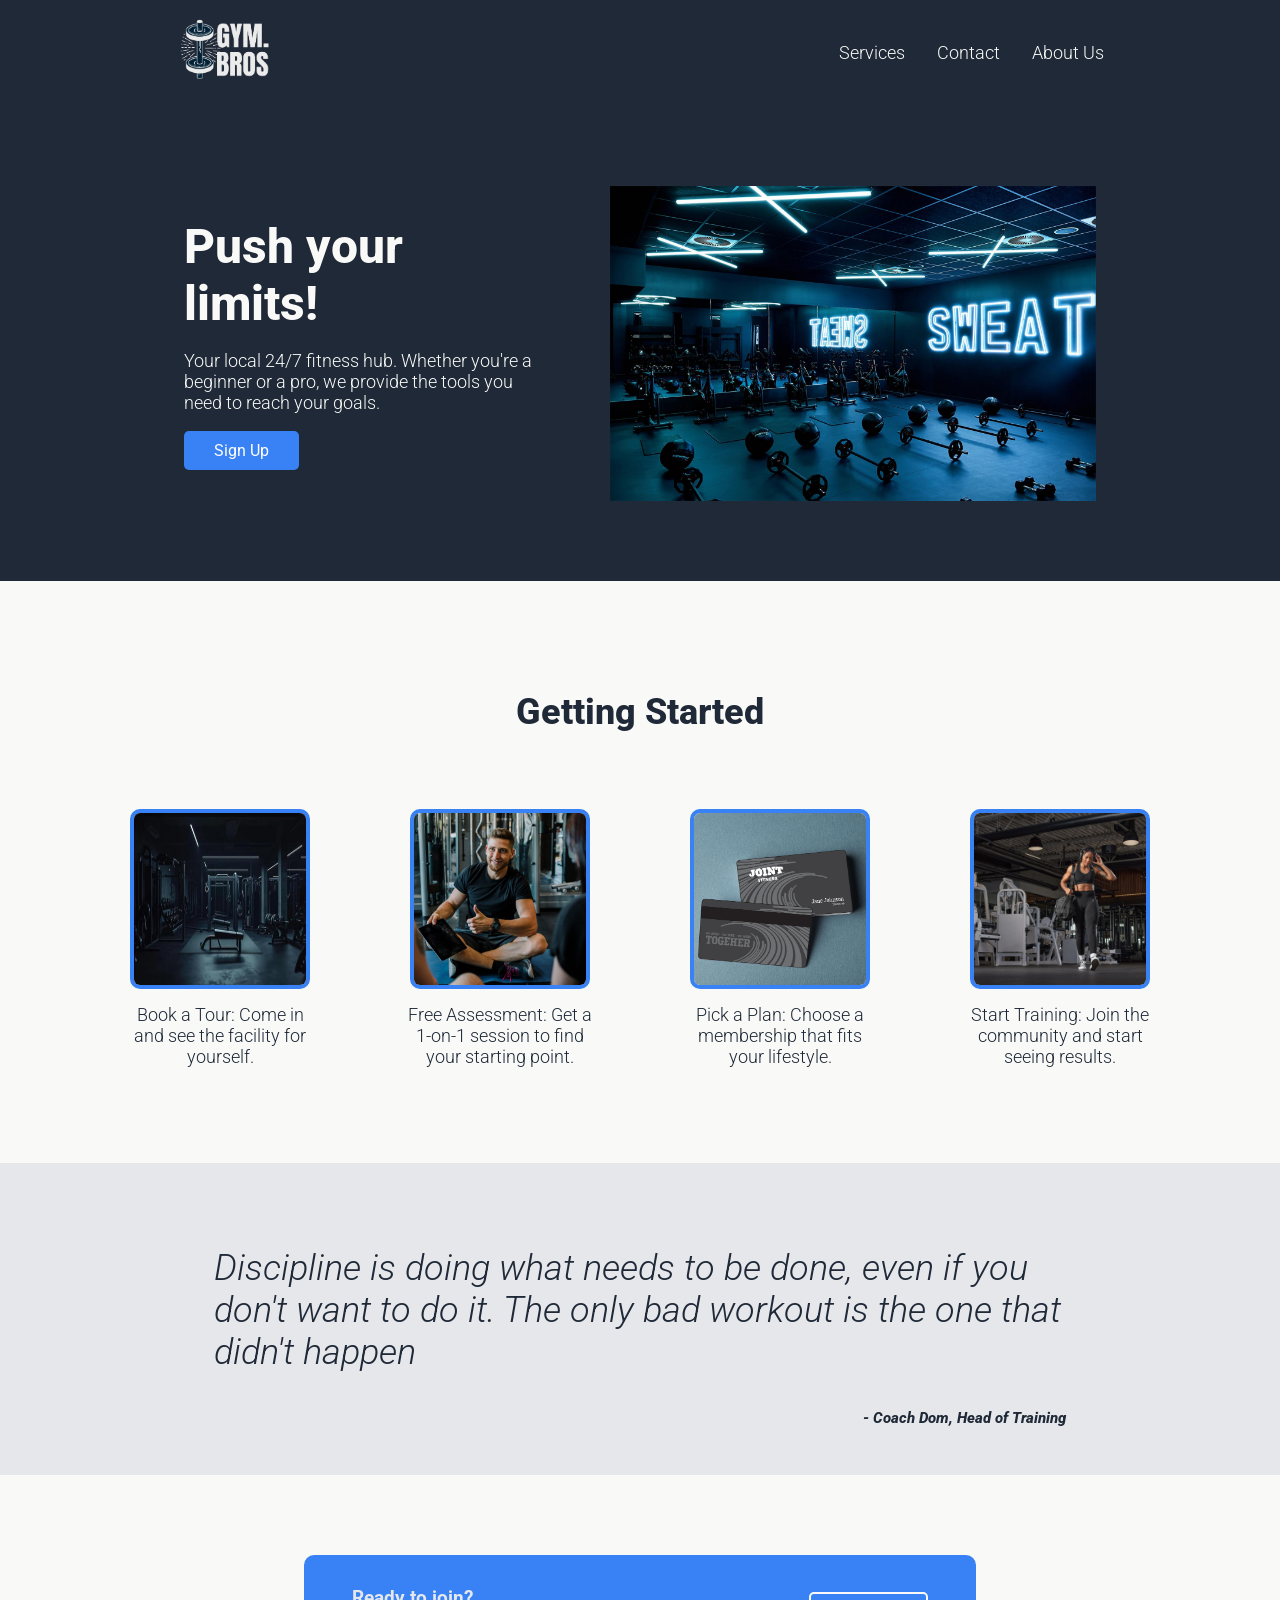
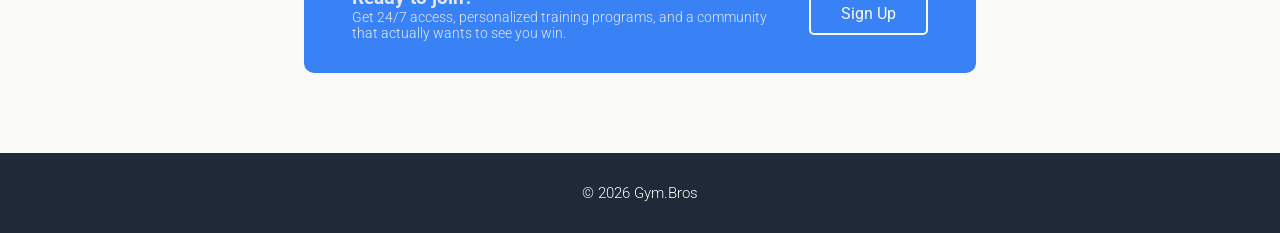
<file: index.html>
<!DOCTYPE html>
<html lang="en">
<head>
    <meta charset="UTF-8">
    <link rel="stylesheet" href="index.css">
    <link rel="preconnect" href="https://fonts.googleapis.com">
    <link rel="preconnect" href="https://fonts.gstatic.com" crossorigin>
    <link href="https://fonts.googleapis.com/css2?family=Inter:ital,opsz,wght@0,14..32,100..900;1,14..32,100..900&family=Kumbh+Sans:wght,YOPQ@100..900,300&family=Poppins:ital,wght@0,100;0,200;0,300;0,400;0,500;0,600;0,700;0,800;0,900;1,100;1,200;1,300;1,400;1,500;1,600;1,700;1,800;1,900&family=Roboto:ital,wght@0,100..900;1,100..900&display=swap" rel="stylesheet">
    <meta name="viewport" content="width=device-width, initial-scale=1.0">
    <title>Gym.Bros — Your 24/7 Fitness Hub</title>
</head>
<body>
<header>
    <section class="container">
        <a href="index.html"><img src="./images/logo.jpg" alt="Gym.Bros logo"></a>
        <nav>
            <a href="./pages/services_features/services_features.html">Services</a>
            <a href="./pages/contact/contact.html">Contact</a>
            <a href="./pages/about/about.html">About Us</a>
        </nav>
    </section>
</header>
<main>
    <section class="hero">
        <div class="hero-content">
            <h1>Push your limits!</h1>
            <p>Your local 24/7 fitness hub. Whether you're a beginner or a pro,
             we provide the tools you need to reach your goals.</p>
            <a href="pages/sign-up/sign-up.html">Sign Up</a>
        </div>
        <div class="hero-img">
           <img src="images/hero-img.jpg" alt="Gym Picture">
        </div>
     </section>

    <section class="info">
        <h2>Getting Started</h2>
        <section class="info-divs">
            <figure class="steps">
                <img src="images/tour.jpeg" alt="Gym Tour">
                <figcaption>Book a Tour: Come in and see the facility for yourself.</figcaption>
            </figure>
            <figure class="steps">
                <img src="images/training.jpg" alt="Picture of a personal trainer">
                <figcaption>Free Assessment: Get a 1-on-1 session to find your starting point.</figcaption>
            </figure>
            <figure class="steps">
                <img src="images/card.jpg" alt="Gym membership card">
                <figcaption>Pick a Plan: Choose a membership that fits your lifestyle.</figcaption>
            </figure>
            <figure class="steps">
                <img src="images/training2.jpg" alt="A woman finishing up the workout">
                <figcaption>Start Training: Join the community and start seeing results.</figcaption>
            </figure>
        </section>
    </section>
    <section class="review">
        <blockquote class="review-div">
            <p class="quote">Discipline is doing what needs to be done,
             even if you don't want to do it. The only bad workout is the one that didn't happen</p>
            <cite class="quote-author">- Coach Dom, Head of Training</cite>       
        </blockquote>
    </section>
    <section class="sign-up">
        <section class="sign-up-div">
            <div class="sign-up-text">
                <h3>Ready to join?</h3>
                <p>Get 24/7 access, personalized 
                    training programs, and a community that
                     actually wants to see you win.</p>
            </div>
                <a href="pages/sign-up/sign-up.html">Sign Up</a>
        </section>
    </section>
</main>
<footer>
    <p>© 2026 Gym.Bros</p>
</footer>
</body>
</html>
</file>
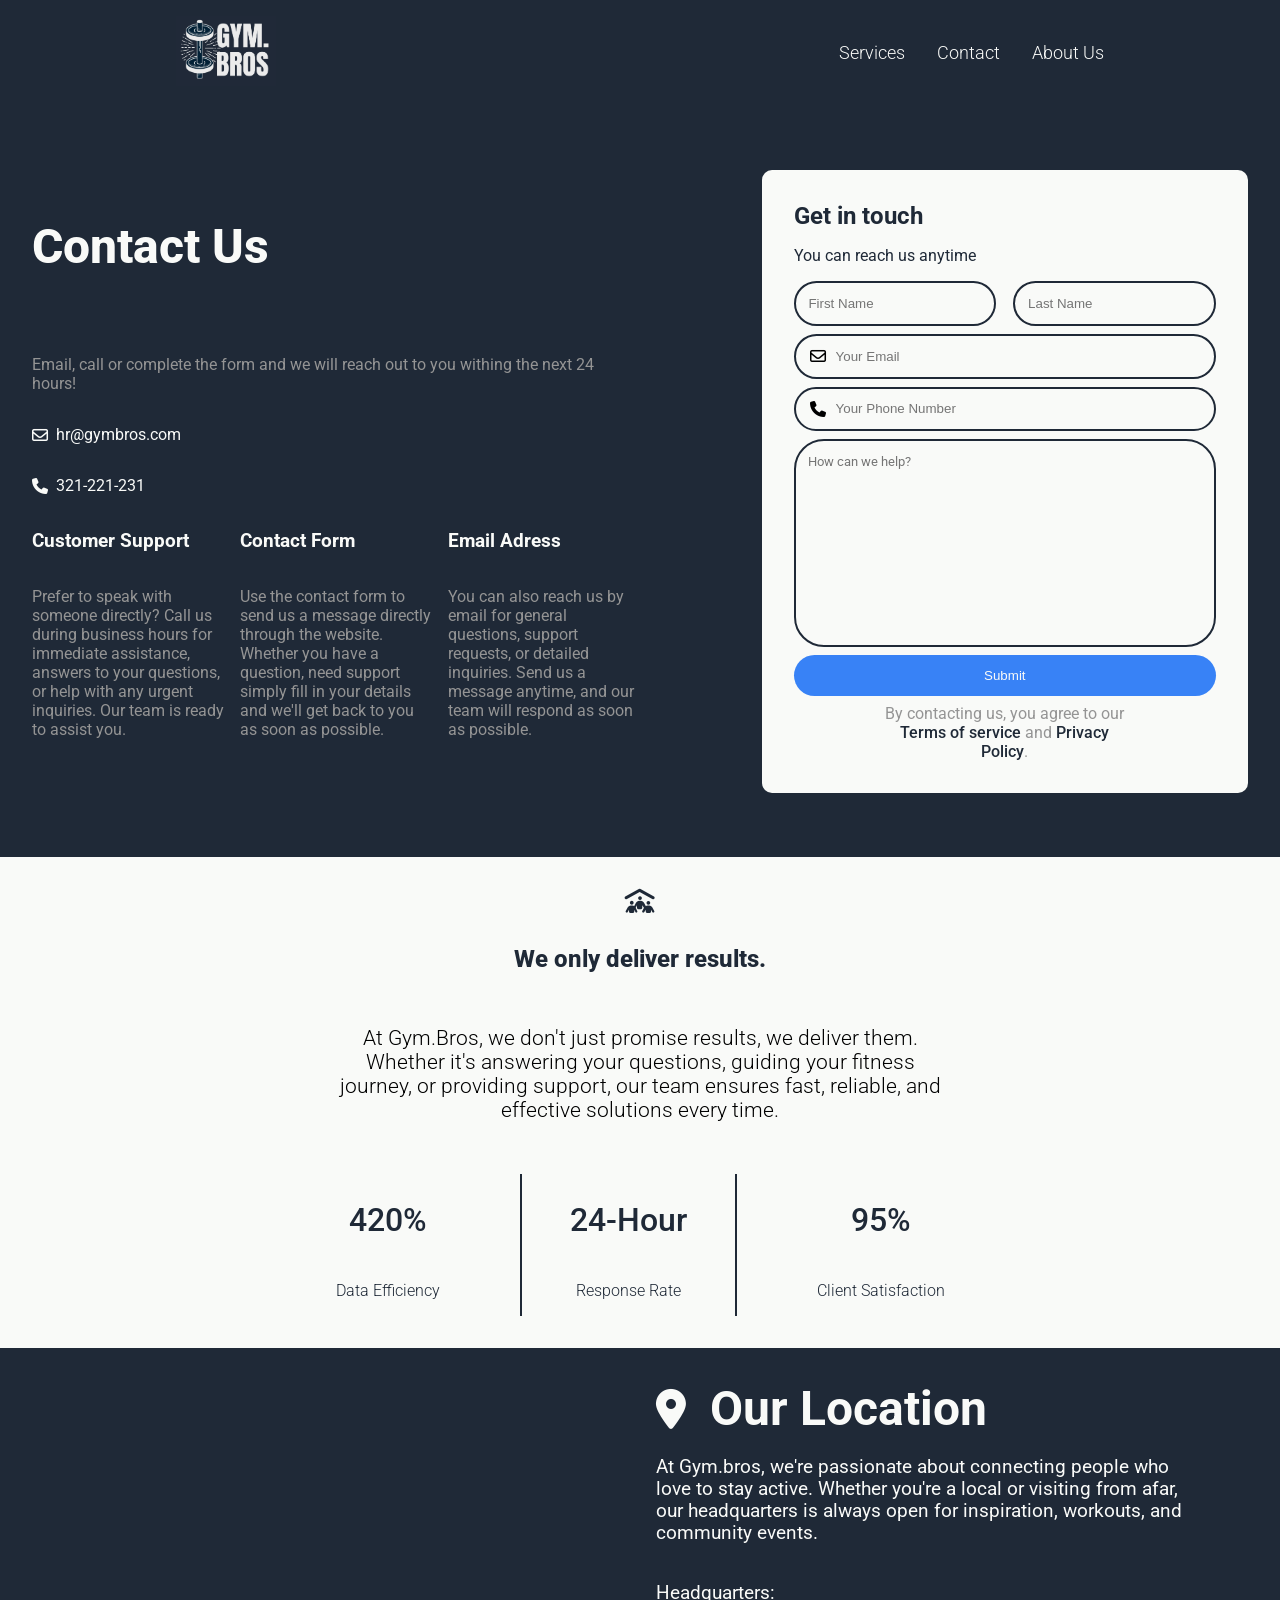
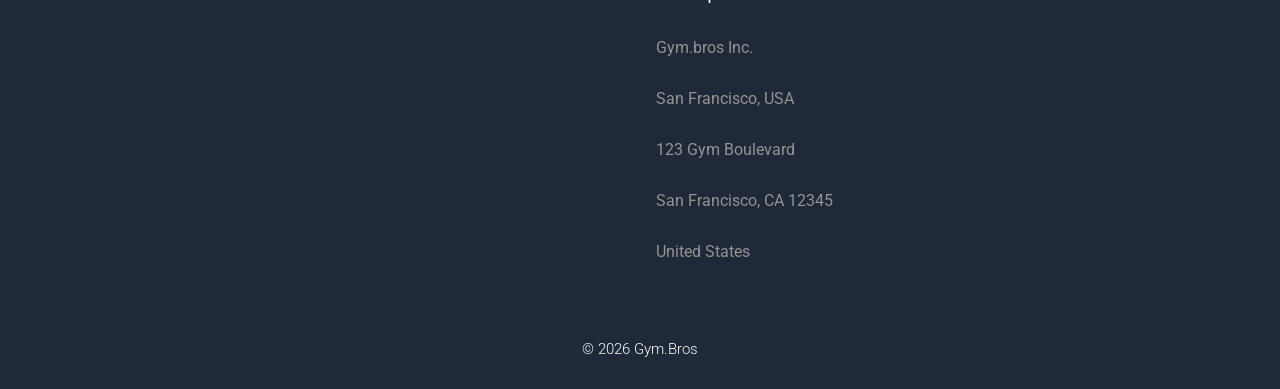
<file: pages/contact.html>
<!DOCTYPE html>
<html lang="en">
<head>
    <meta charset="UTF-8">
    <meta name="viewport" content="width=device-width, initial-scale=1.0">
    <link rel="stylesheet" href="contact.css">
    <link rel="stylesheet" href="/index.css">
    <link rel="preconnect" href="https://fonts.gstatic.com" crossorigin>
    <link rel="stylesheet" href="https://cdnjs.cloudflare.com/ajax/libs/font-awesome/6.5.0/css/all.min.css">
    <link href="https://fonts.googleapis.com/css2?family=Inter:ital,opsz,wght@0,14..32,100..900;1,14..32,100..900&family=Kumbh+Sans:wght,YOPQ@100..900,300&family=Poppins:ital,wght@0,100;0,200;0,300;0,400;0,500;0,600;0,700;0,800;0,900;1,100;1,200;1,300;1,400;1,500;1,600;1,700;1,800;1,900&family=Roboto:ital,wght@0,100..900;1,100..900&display=swap" rel="stylesheet">
    <title>Contact Us</title>
</head>
<body>
    <header>
        <div class="container">
            <a href="/index.html"><img src="/images/logo.jpg" alt="Gym Logo"></a>
            <nav>
                <a href="services_features.html">Services</a>
                <a href="contact.html">Contact</a>
                <a href="about.html">About Us</a>
            </nav>
        </div>
    </header>
    <main>
        <section class="contact">
            <section class="contact-text">
                <h1>Contact Us</h1>
                <p>Email, call or complete the form and we will reach
                    out to you withing the next 24 hours!</p>
                <div class="icons">
                    <i class="fa-regular fa-envelope"></i>
                    <p>hr@gymbros.com</p>
                </div>
                <div class="icons">
                    <i class="fa-solid fa-phone"></i>
                    <p>321-221-231</p>
                </div>
                <div class="contact-types">
                    <div class="type">
                        <h3>Customer Support</h3>
                        <p>Prefer to speak with someone directly? Call us during 
                            business hours for immediate assistance, 
                            answers to your questions, or help with any
                            urgent inquiries. Our team is ready to assist you.</p>
                    </div>
                    <div class="type">
                        <h3>Contact Form</h3>
                        <p>Use the contact form to send us a message directly through the website.
                            Whether you have a question, need support simply fill in your details 
                            and we'll get back to you as soon as possible.</p>
                    </div>
                    <div class="type">
                        <h3>Email Adress</h3>
                        <p>You can also reach us by email for general questions, support requests,
                            or detailed inquiries. Send us a message anytime, and our team
                            will respond as soon as possible.
                        </p>
                    </div>
                </div>
            </section>
            <section class="form-content">
                <h2>Get in touch</h2>
                <p id="first-p">You can reach us anytime</p>
                <form action="">
                    <div class="fullname">
                        <input type="text" name="" id="" placeholder="First Name" required>
                        <input type="text" name="" id="" placeholder="Last Name" required>
                    </div>
                    <div class="input-with-icon">
                        <i class="fa-regular fa-envelope"></i>
                        <input type="email" name="" id="" placeholder="Your Email" required>
                    </div>
                    <div class="input-with-icon">
                        <i class="fa-solid fa-phone"></i>
                        <input type="text" name="" id="" placeholder="Your Phone Number">
                    </div>
                    <textarea name="" id="" placeholder="How can we help?" required minlength="100"></textarea>
                    <button>Submit</button>
                    <p id="terms">By contacting us, you agree to our <span>Terms of service</span>
                    and <span>Privacy Policy</span>.</p>
                </form>
            </section>
        </section>
 
        <section class="result">
            <i class="fa-solid fa-people-roof"></i>
            <h3>We only deliver results.</h3>
            <p>At Gym.Bros, we don't just promise results, we deliver them. Whether
                it's answering your questions, guiding your fitness journey, 
                or providing support, our team ensures fast, reliable,
                and effective solutions every time.</p>
            <div class="res-div">
                <div class="result-divs">
                    <h2>420%</h2>
                    <p>Data Efficiency</p>
                </div>
                <div class="result-divs" id="centered">
                    <h2>24-Hour</h2>
                    <p>Response Rate</p>
                </div>
                <div class="result-divs">
                    <h2>95%</h2>
                    <p>Client Satisfaction</p>
                </div>
            </div>
        </section>
 
        <section class="location">
            <div class="location-map">
                <iframe
                    src="https://www.google.com/maps?q=San+Francisco&output=embed"
                    width="600"
                    height="450"
                    style="border:0;"
                    allowfullscreen=""
                    loading="lazy"
                    referrerpolicy="no-referrer-when-downgrade">
                </iframe>
            </div>
            <div class="location-text">
                <div class="location-title">
                    <i class="fa-solid fa-location-dot"></i>
                    <h2>Our Location</h2>
                </div>
                <h3>At Gym.bros, we're passionate about connecting 
                    people who love to stay active. Whether you're a 
                    local or visiting from afar, our headquarters is always 
                    open for inspiration, workouts, and community events.</h3>
                <h3>Headquarters:</h3>
                <p>Gym.bros Inc.</p>
                <p>San Francisco, USA</p>
                <p>123 Gym Boulevard</p>
                <p>San Francisco, CA 12345</p>
                <p>United States</p>
            </div>
        </section>
    </main>
    <footer>
        <p>© 2026 Gym.Bros</p>
    </footer>
</body>
</html>
</file>
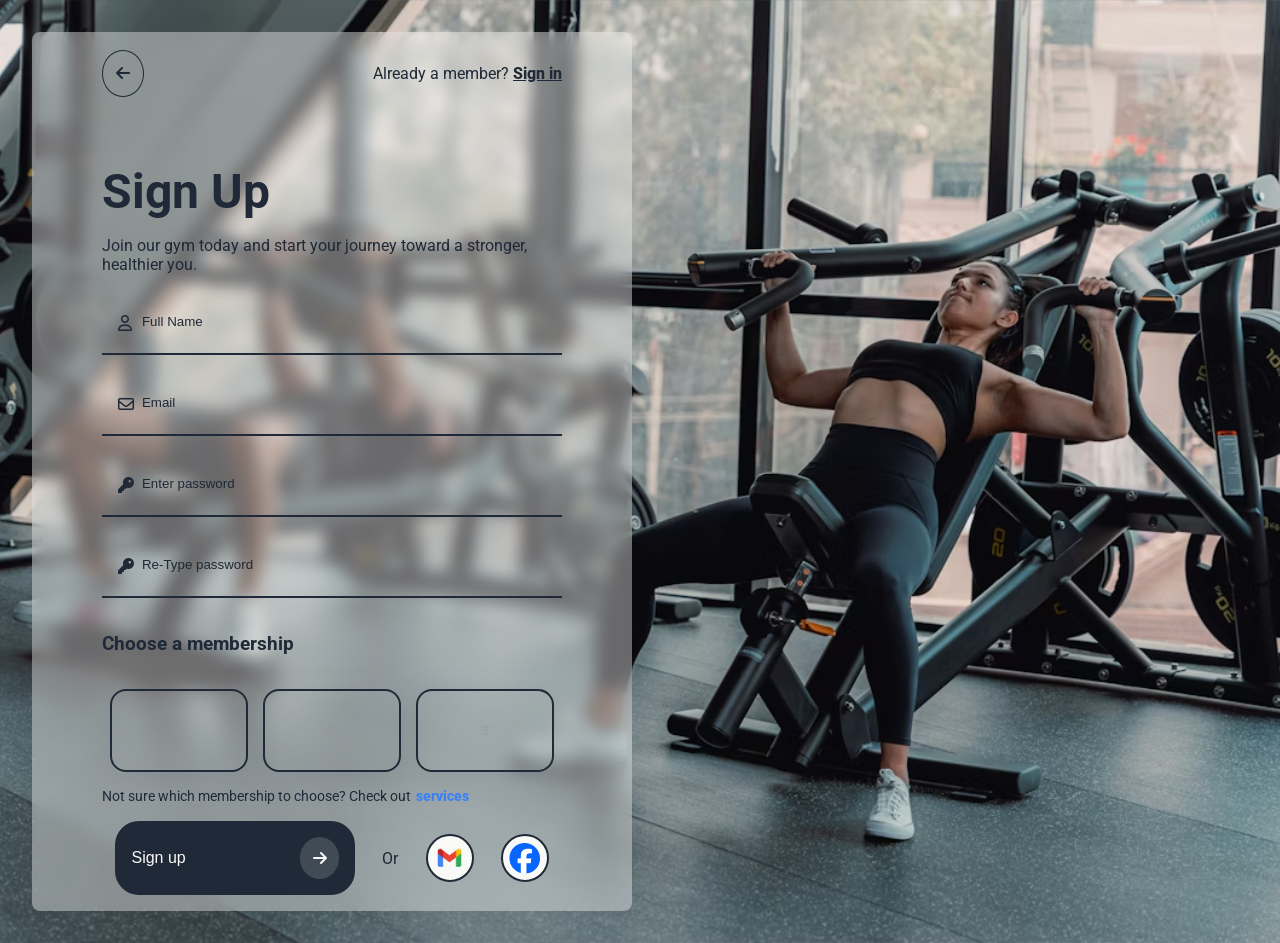
<file: pages/sign-up.html>
<!DOCTYPE html>
<html lang="en">
<head>
    <meta charset="UTF-8">
    <meta name="viewport" content="width=device-width, initial-scale=1.0">
    <link rel="stylesheet" href="sign-up.css">
    <link rel="preconnect" href="https://fonts.gstatic.com" crossorigin>
    <link rel="stylesheet" href="https://cdnjs.cloudflare.com/ajax/libs/font-awesome/6.5.0/css/all.min.css">
    <link href="https://fonts.googleapis.com/css2?family=Inter:ital,opsz,wght@0,14..32,100..900;1,14..32,100..900&family=Kumbh+Sans:wght,YOPQ@100..900,300&family=Poppins:ital,wght@0,100;0,200;0,300;0,400;0,500;0,600;0,700;0,800;0,900;1,100;1,200;1,300;1,400;1,500;1,600;1,700;1,800;1,900&family=Roboto:ital,wght@0,100..900;1,100..900&display=swap" rel="stylesheet">
    <title>Sign up Page</title>
</head>
<body>
<main>
    <section class="sign-up-form">
            <nav>
                <a href="/index.html"><i class="fa-solid fa-arrow-left"></i></a>
                <p>Already a member? <span>Sign in</span></p>
            </nav>
            <section class="form-content">
                <h1>Sign Up</h1>
                <p>Join our gym today and start your journey toward a stronger, healthier you.</p>
                <form action="">
                    <div class="input-with-icon">
                        <i class="fa-regular fa-user"></i>
                        <input type="text" placeholder="Full Name" required>
                    </div>
                    <div class="input-with-icon">
                        <i class="fa-regular fa-envelope"></i>
                        <input type="email" name="" id="" placeholder="Email" required>
                    </div>
                    <div class="input-with-icon">
                        <i class="fa-solid fa-key"></i>
                        <input type="password" name="" required placeholder="Enter password">
                    </div>
                    <div class="input-with-icon">
                        <i class="fa-solid fa-key"></i>
                        <input type="password" name="" required placeholder="Re-Type password">
                    </div>
                    <h3>Choose a membership</h3>
                    <article class="memberships">
                        <button class="membership" type="button">1</button>
                        <button class="membership" type="button">2</button>
                        <button class="membership" type="button">3</button>
                    </article>
                    <p id="p-link">Not sure which membership to choose? Check out <a href="/pages/services_features.html">services</a></p>
                    <div class="sign-up-choices">
                        <button class="signup-btn" type="submit">Sign up
                            <i class="fa-solid fa-arrow-right"></i>
                        </button>
                        <p>Or</p>
                        <img src="/images/gmail-icon.jpg" alt="Small Gmail icon">
                        <img src="/images/facebook-icon.jpg" alt="Small Facebook Icon">
                    </div>
                </form>
            </section>
    </section>
</main>
</body>
</html>
</file>
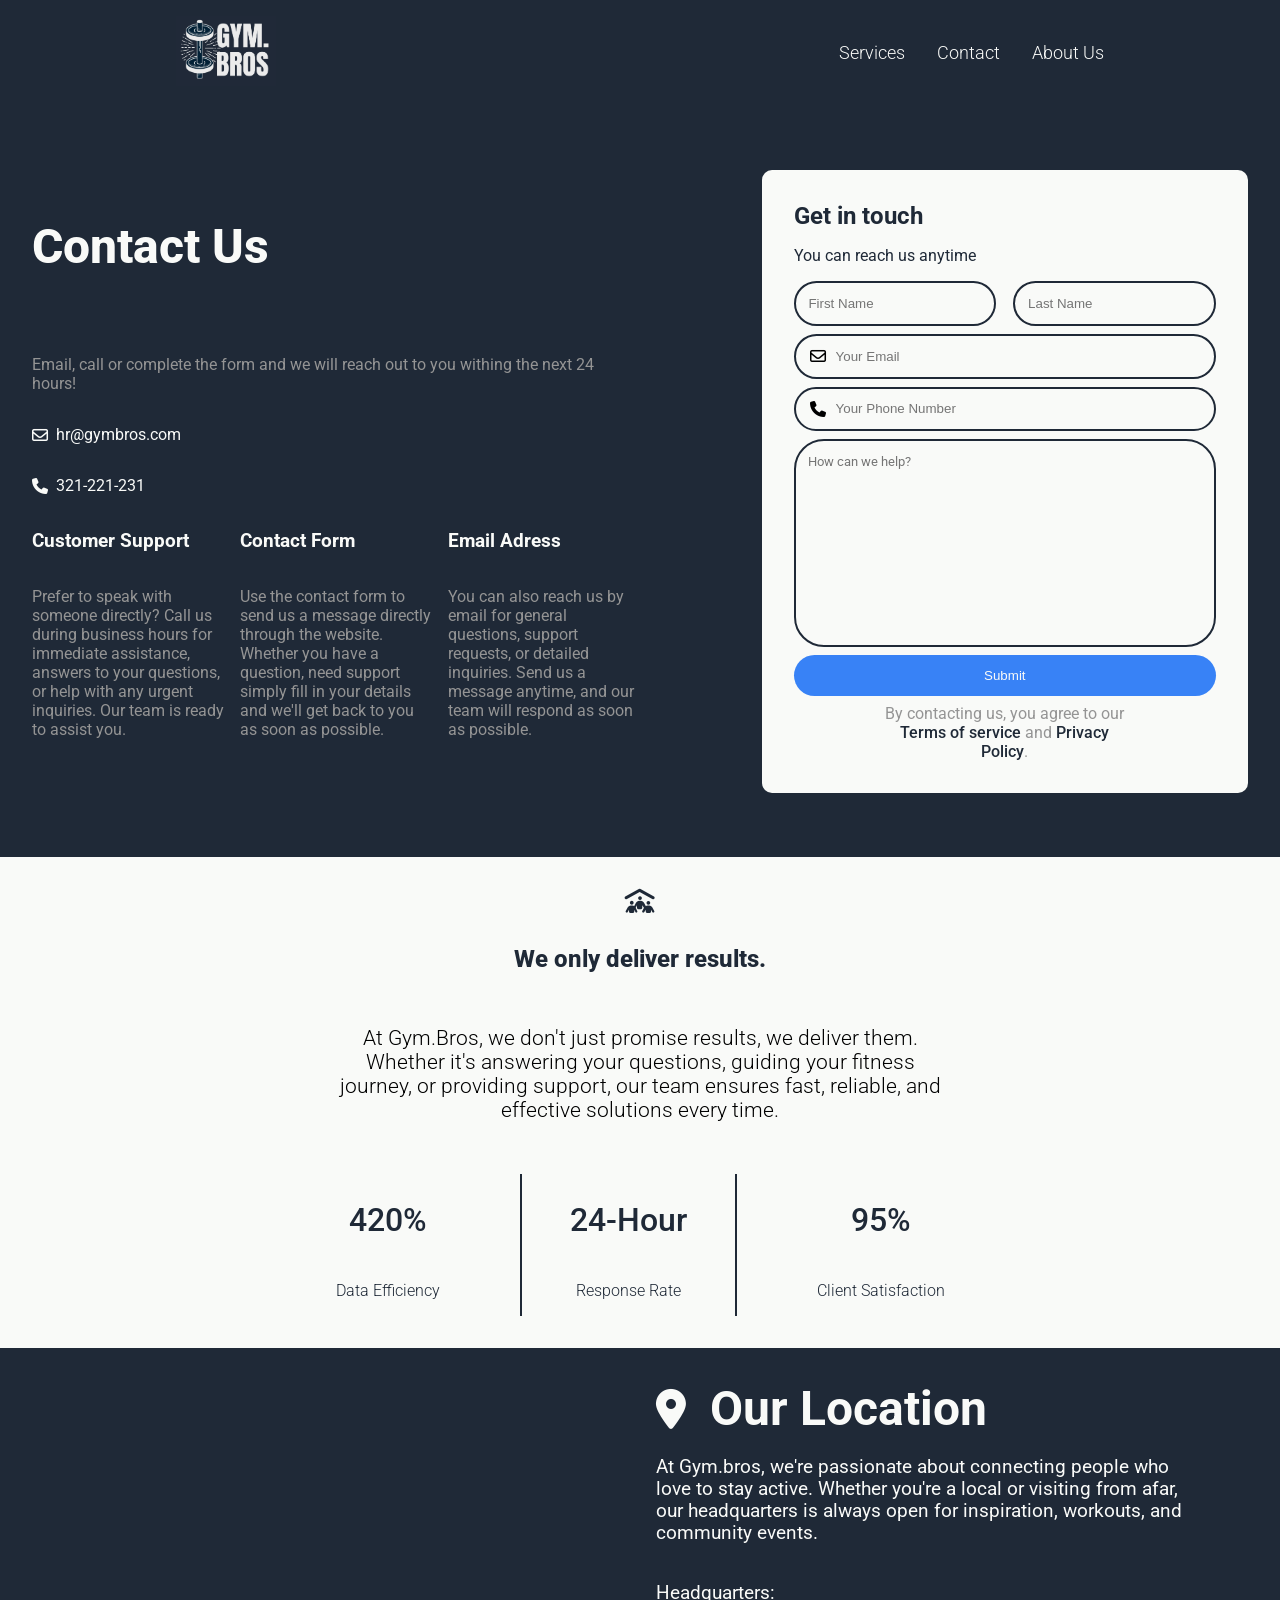
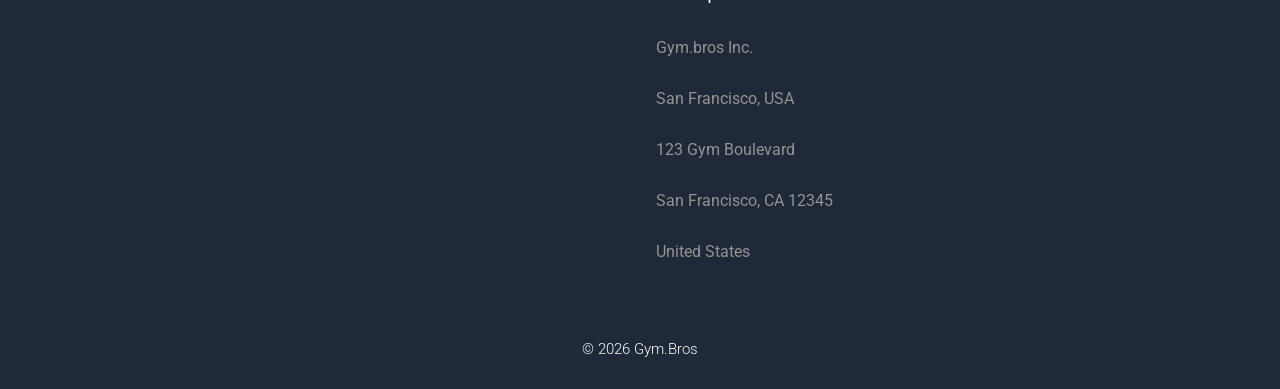
<file: pages/contact/contact.html>
<!DOCTYPE html>
<html lang="en">
<head>
    <meta charset="UTF-8">
    <meta name="viewport" content="width=device-width, initial-scale=1.0">
    <link rel="stylesheet" href="contact.css">
    <link rel="stylesheet" href="../../index.css">
    <link rel="preconnect" href="https://fonts.gstatic.com" crossorigin>
    <link rel="stylesheet" href="https://cdnjs.cloudflare.com/ajax/libs/font-awesome/6.5.0/css/all.min.css">
    <link href="https://fonts.googleapis.com/css2?family=Inter:ital,opsz,wght@0,14..32,100..900;1,14..32,100..900&family=Kumbh+Sans:wght,YOPQ@100..900,300&family=Poppins:ital,wght@0,100;0,200;0,300;0,400;0,500;0,600;0,700;0,800;0,900;1,100;1,200;1,300;1,400;1,500;1,600;1,700;1,800;1,900&family=Roboto:ital,wght@0,100..900;1,100..900&display=swap" rel="stylesheet">
    <title>Contact Us</title>
</head>
<body>
    <header>
        <section class="container">
            <a href="../../index.html"><img src="../../images/logo.jpg" alt="Gym Logo"></a>
            <nav>
                <a href="../services_features/services_features.html">Services</a>
                <a href="../contact/contact.html">Contact</a>
                <a href="../about/about.html">About Us</a>
            </nav>
        </section>
    </header>
    <main>
        <section class="contact">
            <section class="contact-text">
                <h1>Contact Us</h1>
                <p>Email, call or complete the form and we will reach
                    out to you withing the next 24 hours!</p>
                <section class="icons">
                    <i class="fa-regular fa-envelope"></i>
                    <p>hr@gymbros.com</p>
                </section>
                <section class="icons">
                    <i class="fa-solid fa-phone"></i>
                    <p>321-221-231</p>
                </section>
                <section class="contact-types">
                    <section class="type">
                        <h3>Customer Support</h3>
                        <p>Prefer to speak with someone directly? Call us during 
                            business hours for immediate assistance, 
                            answers to your questions, or help with any
                            urgent inquiries. Our team is ready to assist you.</p>
                    </section>
                    <section class="type">
                        <h3>Contact Form</h3>
                        <p>Use the contact form to send us a message directly through the website.
                            Whether you have a question, need support simply fill in your details 
                            and we'll get back to you as soon as possible.</p>
                    </section>
                    <section class="type">
                        <h3>Email Adress</h3>
                        <p>You can also reach us by email for general questions, support requests,
                            or detailed inquiries. Send us a message anytime, and our team
                            will respond as soon as possible.
                        </p>
                    </section>
                </section>
            </section>
            <section class="form-content">
                <h2>Get in touch</h2>
                <p id="first-p">You can reach us anytime</p>
                <form action="">
                    <section class="fullname">
                        <input type="text" name="" id="" placeholder="First Name" required>
                        <input type="text" name="" id="" placeholder="Last Name" required>
                    </section>
                    <section class="input-with-icon">
                        <i class="fa-regular fa-envelope"></i>
                        <input type="email" name="" id="" placeholder="Your Email" required>
                    </section>
                    <section class="input-with-icon">
                        <i class="fa-solid fa-phone"></i>
                        <input type="text" name="" id="" placeholder="Your Phone Number">
                    </section>
                    <textarea name="" id="" placeholder="How can we help?" required minlength="100"></textarea>
                    <button>Submit</button>
                    <p id="terms">By contacting us, you agree to our <span>Terms of service</span>
                    and <span>Privacy Policy</span>.</p>
                </form>
            </section>
        </section>
 
        <section class="result">
            <i class="fa-solid fa-people-roof"></i>
            <h3>We only deliver results.</h3>
            <p>At Gym.Bros, we don't just promise results, we deliver them. Whether
                it's answering your questions, guiding your fitness journey, 
                or providing support, our team ensures fast, reliable,
                and effective solutions every time.</p>
            <section class="res-div">
                <div class="result-divs">
                    <h2>420%</h2>
                    <p>Data Efficiency</p>
                </div>
                <div class="result-divs" id="centered">
                    <h2>24-Hour</h2>
                    <p>Response Rate</p>
                </div>
                <div class="result-divs">
                    <h2>95%</h2>
                    <p>Client Satisfaction</p>
                </div>
            </section>
        </section>
 
        <section class="location">
            <section class="location-map">
                <iframe
                    src="https://www.google.com/maps?q=San+Francisco&output=embed"
                    width="600"
                    height="450"
                    style="border:0;"
                    allowfullscreen=""
                    loading="lazy"
                    referrerpolicy="no-referrer-when-downgrade">
                </iframe>
            </section>
            <section class="location-text">
                <section class="location-title">
                    <i class="fa-solid fa-location-dot"></i>
                    <h2>Our Location</h2>
                </section>
                <h3>At Gym.bros, we're passionate about connecting 
                    people who love to stay active. Whether you're a 
                    local or visiting from afar, our headquarters is always 
                    open for inspiration, workouts, and community events.</h3>
                <h3>Headquarters:</h3>
                <p>Gym.bros Inc.</p>
                <p>San Francisco, USA</p>
                <p>123 Gym Boulevard</p>
                <p>San Francisco, CA 12345</p>
                <p>United States</p>
            </section>
        </section>
    </main>
    <footer>
        <p>© 2026 Gym.Bros</p>
    </footer>
</body>
</html>
</file>
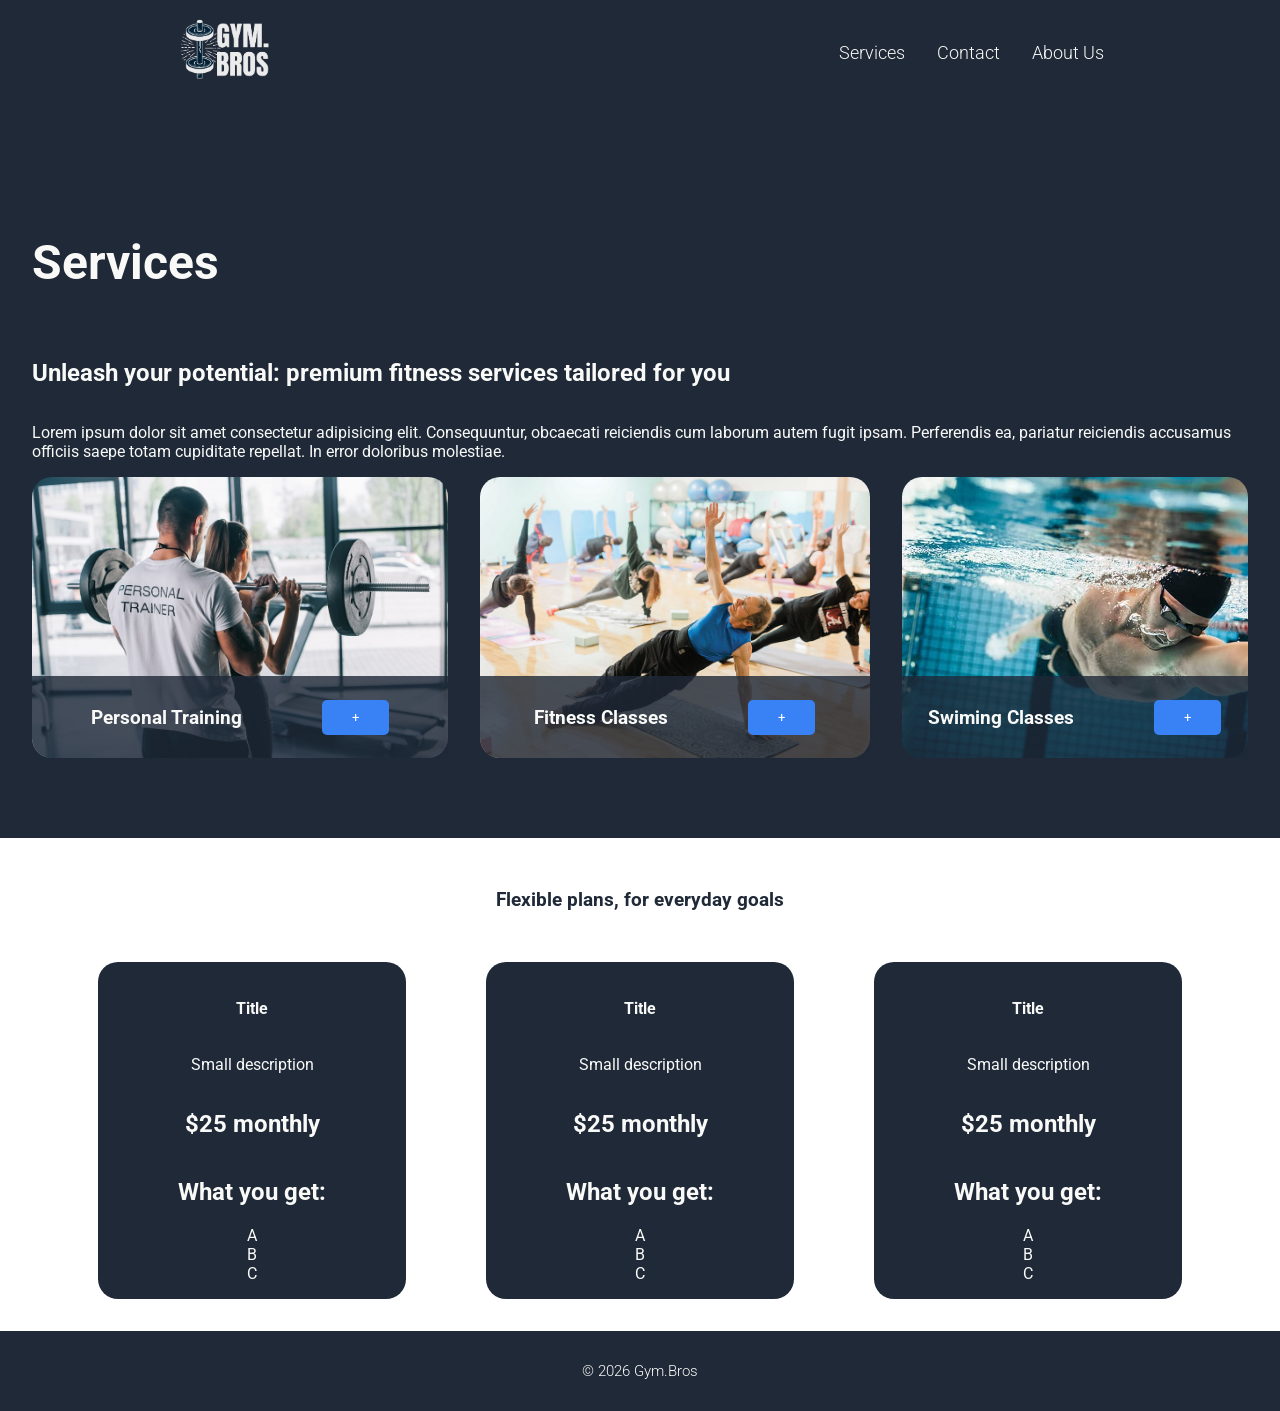
<file: pages/services_features/services_features.html>
<!DOCTYPE html>
<html lang="en">
<head>
     <meta charset="UTF-8">
    <link rel="stylesheet" href="services_features.css">
    <link rel="preconnect" href="https://fonts.googleapis.com">
    <link rel="preconnect" href="https://fonts.gstatic.com" crossorigin>
    <link href="https://fonts.googleapis.com/css2?family=Inter:ital,opsz,wght@0,14..32,100..900;1,14..32,100..900&family=Kumbh+Sans:wght,YOPQ@100..900,300&family=Poppins:ital,wght@0,100;0,200;0,300;0,400;0,500;0,600;0,700;0,800;0,900;1,100;1,200;1,300;1,400;1,500;1,600;1,700;1,800;1,900&family=Roboto:ital,wght@0,100..900;1,100..900&display=swap" rel="stylesheet">
    <meta charset="UTF-8">
    <meta name="viewport" content="width=device-width, initial-scale=1.0">
    <title>Services and Features</title>
</head>
<body>
    <header>
        <section class="container">
        <a href="../../index.html"><img src="../../images/logo.jpg" alt=""></a>
        <nav>
            <a href="./services_features.html">Services</a>
            <a href="../contact/contact.html">Contact</a>
            <a href="../about/about.html">About Us</a>
        </nav>
        </section>
</header>

    <main>
        <section class="services" id="services">
            <h3>Services</h3>
            <h1>Unleash your potential: <b>premium fitness services</b> tailored for <b>you</b></h1>
            <p>Lorem ipsum dolor sit amet consectetur adipisicing elit. Consequuntur, obcaecati reiciendis cum laborum autem fugit ipsam. Perferendis ea, pariatur reiciendis accusamus officiis saepe totam cupiditate repellat. In error doloribus molestiae.</p>

            <section class="samples_services">
                <section class="service">
                    <img src="../../images/services_features/PersonalTrainer.jpg" alt="personal_training">
                    <div class="name">
                        <h1>Personal Training</h1>
                        <button>+</button>
                    </div>
                </section>
                <section class="service">
                    <img src="../../images/services_features/Classes.jpeg" alt="fitness_classes">
                    <div class="name">
                        <h1>Fitness Classes</h1>
                        <button>+</button>
                    </div>
                </section>
                <section class="service">
                    <img src="../../images/services_features/Pool_Swim.jpg" alt="swiming_classes">
                    <div class="name">
                        <h1>Swiming Classes</h1>
                        <button>+</button>
                    </div>
                </section>
            </section>
        </section>

        <article class="subscriptions" id="subscriptions">

            <section class="title">
                <h1>Flexible <b>plans</b>, for everyday goals</h1>
            </section>
           
            <section class="samples_subscriptions">
                <section class="subscription">
                    <h1>Title</h1>
                    <p>Small description</p>
                    
                    <div class="cost">
                        <h2>$25 monthly</h2>
                    </div>
                    <h2>What you get:</h2>
                    <ul>
                        <li>A</li>
                        <li>B</li>
                        <li>C</li>
                    </ul>
                </section>
                <section class="subscription">
                    <h1>Title</h1>

                    <p>Small description</p>
                    <div class="cost">
                        <h2>$25 monthly</h2>
                    </div>
                    <h2>What you get:</h2>
                    <ul>
                        <li>A</li>
                        <li>B</li>
                        <li>C</li>
                    </ul>
                </section>
                <section class="subscription">
                    <h1>Title</h1>
                    <p>Small description</p>
                        <div class="cost">
                        <h2>$25 monthly</h2>
                    </div>
                    <h2>What you get:</h2>
                    <ul>
                        <li>A</li>
                        <li>B</li>
                        <li>C</li>
                    </ul>
                </section>
            </section>
        </article>

    </main>

    <footer>
        <p>© 2026 Gym.Bros</p>
    </footer>
</body>
</html>
</file>
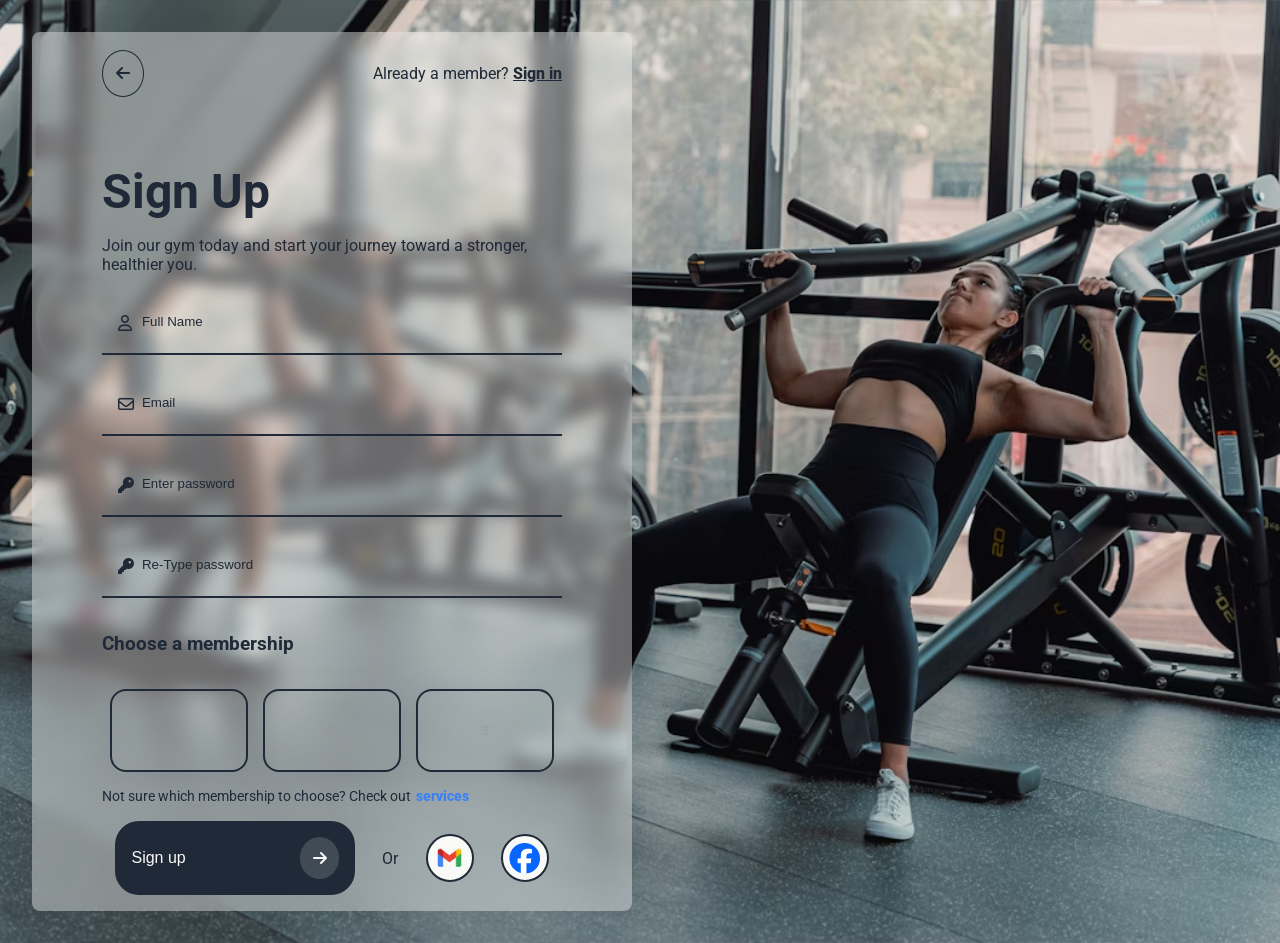
<file: pages/sign-up/sign-up.html>
<!DOCTYPE html>
<html lang="en">
<head>
    <meta charset="UTF-8">
    <meta name="viewport" content="width=device-width, initial-scale=1.0">
    <link rel="stylesheet" href="sign-up.css">
    <link rel="preconnect" href="https://fonts.gstatic.com" crossorigin>
    <link rel="stylesheet" href="https://cdnjs.cloudflare.com/ajax/libs/font-awesome/6.5.0/css/all.min.css">
    <link href="https://fonts.googleapis.com/css2?family=Inter:ital,opsz,wght@0,14..32,100..900;1,14..32,100..900&family=Kumbh+Sans:wght,YOPQ@100..900,300&family=Poppins:ital,wght@0,100;0,200;0,300;0,400;0,500;0,600;0,700;0,800;0,900;1,100;1,200;1,300;1,400;1,500;1,600;1,700;1,800;1,900&family=Roboto:ital,wght@0,100..900;1,100..900&display=swap" rel="stylesheet">
    <title>Sign up Page</title>
</head>
<body>
<main>
    <section class="sign-up-form">
            <nav>
                <a href="../../index.html"><i class="fa-solid fa-arrow-left"></i></a>
                <p>Already a member? <span>Sign in</span></p>
            </nav>
            <section class="form-content">
                <h1>Sign Up</h1>
                <p>Join our gym today and start your journey toward a stronger, healthier you.</p>
                <form action="">
                    <div class="input-with-icon">
                        <i class="fa-regular fa-user"></i>
                        <input type="text" placeholder="Full Name" required>
                    </div>
                    <div class="input-with-icon">
                        <i class="fa-regular fa-envelope"></i>
                        <input type="email" name="" id="" placeholder="Email" required>
                    </div>
                    <div class="input-with-icon">
                        <i class="fa-solid fa-key"></i>
                        <input type="password" name="" required placeholder="Enter password">
                    </div>
                    <div class="input-with-icon">
                        <i class="fa-solid fa-key"></i>
                        <input type="password" name="" required placeholder="Re-Type password">
                    </div>
                    <h3>Choose a membership</h3>
                    <section class="memberships">
                        <button class="membership" type="button">1</button>
                        <button class="membership" type="button">2</button>
                        <button class="membership" type="button">3</button>
                    </section>
                    <p id="p-link">Not sure which membership to choose? Check out <a href="../services_features/services_features.html">services</a></p>
                    <section class="sign-up-choices">
                        <button class="signup-btn" type="submit">Sign up
                            <i class="fa-solid fa-arrow-right"></i>
                        </button>
                        <p>Or</p>
                        <img src="../../images/gmail-icon.jpg" alt="Small Gmail icon">
                        <img src="../../images/facebook-icon.jpg" alt="Small Facebook Icon">
                    </section>
                </form>
            </section>
    </section>
</main>
</body>
</html>
</file>
<file: index.css>
* {
  box-sizing: border-box;
}

body {
    margin: 0;
    padding: 0;
    overflow-x: hidden;
    font-family: "Roboto", sans-serif;
}

header{
    width:100%;
    background-color: #1F2937;
}

.container{
    display: flex;
    flex-direction: row;
    align-items: center;
    justify-content: space-between;
    width: 75%;
    padding:1rem;
}

.container > a > img{
    width:100px;
    height:auto;
}

nav{
    display: flex;
    align-items: center;
    justify-content: flex-end;
    gap:2rem;
    flex-direction: row;
    width:35%;
}

nav > a {
    font-size: 18px;
    color:#F9FAF8;
    font-weight: 300;
    cursor: pointer;
    text-decoration: none;
    border-bottom: 2px solid transparent;
    transition: border 0.4s ease;
}

nav > a:hover{
    border-bottom: 2px solid #F9FAF8;
    transform: translateY(-2px);
}

nav> a:active{
    color:#3882F6;
    border:none;
}

main{
    width:100%;
    flex-direction: column;
}

header, main, .hero, .info,.steps, .review, .sign-up, footer{
    display: flex;
    justify-content: center;
    align-items: center;
}

.hero{
    width:100%;
    gap:5%;
    flex-direction: row;
    background-color: #1F2937;
    padding:5rem 2rem;
}

.hero-content{
    display: flex;
    flex-direction: column;
    align-items: flex-start;
    width:30%;
}
.hero-content > h1{
    font-size: 48px;
    color:#F9FAF8;
    font-weight: 800;
    margin:0;
}

.hero-content > p {
    font-size: 18px;
    color:#F9FAF8;
    font-weight: 300;
}

.hero-content > a  {
    text-decoration: none;
    color:white;
    background-color: #3882F6;
    padding:10px 30px;
    border-radius: 5px;
    transition: color 0.3s ease, background-color 0.3s ease, transform 0.2s ease;
    cursor: pointer;
}

.hero-content > a:hover{
    background-color: white;
    color:#3882F6;
    transform: translateY(-2px);
}

.hero-img{
    display: flex;
    flex-direction: column;
    align-items: flex-start;
    width:40%;
}

.hero-img > img {
    width:100%;
    height:auto;
}

.info{
    width:100%;
    gap:30px;
    flex-direction: column;
    background-color: #F9FAF8;
    padding:5rem;
}

.info > h2{
    font-size: 36px;
    font-weight: 800;
    color:#1F2937;
}

.info-divs{
    display: flex;
    justify-content: space-between;
    align-items: center;
    width:100%;
    flex-direction: row;
}

.steps{
    width:200px;
    flex-direction: column;
}

.steps > img{
    border: 4px solid #3882F6;
    border-radius: 10px;
    width:180px;
    height:180px;
    transition: transform 0.4s ease-in-out;
}


.steps > img:hover {
    transform: scale(1.1);
    box-shadow: 0 5px 15px rgba(0,0,0,0.2);
}

.steps > figcaption{
    font-size: 18px;
    margin-top: 15px;
    text-align: center;
    font-weight: 300;
    color:#1F2937
}

.review{
    width:100%;
    gap:30px;
    flex-direction: column;
    background-color: #e5e7eb;
    padding:2rem;
}

.review-div{
    width:70%;
}

.quote {
    font-size: 36px;
    color:#1F2937;
    font-weight: 300;
    font-style: italic;
    text-align: left;
}

cite{
    display: block;
    text-align: right;
    font-weight: 800;
    font-size: 15px;
    color:#1F2937;
}

.sign-up{
    width:100%;
    background-color: #F9FAF8;
    padding:5rem;
}

.sign-up-div{
    background-color: #3882F6;
    border-radius: 10px;
    display: flex;
    justify-content: space-around;
    flex-direction: row;
    align-items: center;
    width:60%;
    padding: 2rem;
    color:#e5e7eb
}

.sign-up-text > p{
    color:#e5e7eb;
    font-weight: 300;
    font-size:14px;
    margin:0;
}

.sign-up-text{
    width: 70%;
    display: flex;
    flex-direction: column;
}

.sign-up-text > h3{
    margin: 0;
}

.sign-up-div a{
    text-align: center;
    text-decoration: none;
    color: #F9FAF8;
    background-color: #3882F6;
    padding:10px 30px 10px 30px;
    border:2px solid #F9FAF8;
    border-radius: 5px;
    cursor: pointer;
    transition: color 0.3s ease, background-color 0.3s ease, transform 0.2s ease;
}
.sign-up-div > a:hover{
    color:#3882F6;
    background-color: #F9FAF8;
    transform: translateY(-2px);
}

footer{
    width:100%;
    background-color: #1F2937;
}

footer > p{
    color: #F9FAF8;
    font-weight: 300;
    font-size: 15px;
    padding:1rem;
}


@media (max-width:1100px){
   .container{
        width: 90%;
        flex-direction: column;
        gap: 1rem;
    }
    nav{
        width: 100%;
        justify-content: center;
        gap: 1.5rem;
        flex-wrap: wrap;
    }
    .hero{
        flex-direction: column;
        gap:2rem;
        padding: 3rem 1.5rem;
        text-align: center;
    }
    .hero-content{
        width:60%;
        text-align: center;
        align-items: center;
        max-width: 500px;
    }
    .hero-img{
        width:60%;
    }
    .info-divs{
        flex-wrap: wrap;
        width:100%;  
        gap:1rem;
    }
    .sign-up-div{
        width: 100%;
        gap:1rem;
    }

}

@media (max-width:500px){
    nav > a, .hero-content > p{
        font-size: 16px;
    }
    .info-divs, .sign-up-div, .steps {
        width:100%;
    }
    .hero-content > h1{
        font-size: 36px;
    }
    .info > h2{
        font-size: 28px;
        text-align: center;
    }
    .quote{
        font-size: 22px;
    } 
    .steps{
        max-width: 200px;
     }
     .sign-up-div{
        padding: 1.5rem;
    }
    .info-divs{
        align-items: center;
        justify-content: center;
    }

    
}
</file>
<file: pages/contact.css>
* {
  box-sizing: border-box;
}

body {
  margin: 0;
  padding: 0;
  overflow-x: hidden;
  font-family: "Roboto", sans-serif;
}

.contact{
    display: flex;
    padding:4rem 2rem;
    width:100%;
    flex-direction: row;
    align-items: flex-start;
    justify-content: space-between;
    background-color:#1F2937;
}

.contact-text{
    display: flex;
    align-items: flex-start;
    flex-direction: column;
    justify-content:flex-start;
    width: 50%;
}

.contact-text > h1{
  color:#F9FAF8;
  font-weight:800;
  font-size: 3rem;
  margin-bottom: 4rem;
}

.contact-text p {
   color:rgb(148, 148, 148);
   font-size: 1rem;
}

.icons{
  display: flex;
  justify-content: center;
  align-items: center;
  flex-direction: row;
  gap:0.5rem;
}

.icons > i, .icons > p, .type > h3, .location-text > h3 , .location-title > i, .location-title > h2{
  color: #F9FAF8
}

.contact-types{
  display: flex;
  flex-direction: row;
  justify-content: space-around;
  align-items: flex-start;
  width:100%;
  gap:1rem;
}

.type{
  display: flex;
  justify-content: center;
  align-items: flex-start;
  flex-direction: column;
  width:50%;
}

.type > p{
  color: rgb(148, 148, 148);
  font-size: 1rem;
}

.form-content{
  width:40%;
  display: flex;
  justify-content: flex-start;
  align-items: flex-start;
  flex-direction: column;
  border-radius: 10px;
  background-color: #F9FAF8;
  padding: 2rem;
}

.form-content h2{
color:#1F2937;
font-size: 1.5rem;
margin: 0;
}

.form-content p {
  color: rgb(148, 148, 148);
}

#first-p{
  color: #1F2937;
}

form{
  width:100%;
  display: flex;
  align-items: center;
  justify-content: center;
  flex-direction: column;
  gap:0.5rem;
}

.fullname{
  display: flex;
  width: 100%;
  flex-direction:row;
  align-items: center;
  justify-content: space-between;
}

.fullname > input{
  width:48%
}

input{
  background-color: #F9FAF8;
  padding: 0.8rem;
  color:#1F2937;
  border:none;
  border-radius: 2rem;
  border: 2px solid #1F2937;
  width:100%;
}

textarea{
  width:100%;
  resize: none;
  padding: 0.8rem;
  outline: none;
  background-color: #F9FAF8;
  border-radius: 30px;
  border: 2px solid #1F2937;
  height:13rem;
  font-family: "Roboto", sans-serif;
}

form > button{
  width:100%;
  color:#F9FAF8;
  background-color: #3882F6;
  padding: 0.8rem;
  border:none;
  border-radius: 2rem;
  transition: color 0.3s ease, background-color 0.3s ease, transform 0.2s ease;
  cursor: pointer;
  

}

form > button:hover{
  background-color:#1F2937;
  color:#F9FAF8;
  transform: translateY(-2px);
}


form  span{
  color: #1F2937;
  font-weight: 500;
  transition: border-bottom 0.3s ease-in;
  cursor: pointer;
  border-bottom: 2px solid transparent;
}

form span:hover{
  border-bottom: 2px solid #1F2937;
}

form p {
  margin:0;
}

#terms{
  font-size:1rem;
  width:60%;
  text-align: center;
}

.input-with-icon{
  width:100%;
  position: relative;
}
.input-with-icon> i{
  position: absolute;
  left: 1rem;
  top: 50%;
  transform: translateY(-50%);
}

.input-with-icon > input{
  padding-left: 2.5rem;
}

.result{
   display: flex;
    padding:2rem;
    width:100%;
    flex-direction: column;
    align-items: center;
    justify-content: center;
    gap:2rem;
    background-color: #F9FAF8;

}

.result > i{
  color:#1F2937;
  font-size: 1.5rem;
}

.result > h3{
  color:#1F2937;
  font-size: 1.5rem;
  font-weight: 800;
  margin:0;
}

.result > p{
  width:50%;
  text-align: center;
  font-weight: 300;
  font-size: 1.3rem;
}

.res-div{
  width:100%;
  display: flex;
  flex-direction: row;
  align-items: center;
  justify-content: center;
  gap:2rem;

}
.result-divs{
  display: flex;
  flex-direction: column;
  align-items: center;
  justify-content: center;
  padding: 0rem 3rem;
}

.result-divs > h2{
  color:#1F2937;
  font-weight: 500;
  font-size:2rem;
}

.result-divs > p{
  color:#1F2937;
  font-weight: 300;
  font-size:1rem;
}

#centered{
   border-right: 2px solid  #1F2937;
   border-left: 2px solid  #1F2937;
}


.location{
   display: flex;
    padding:2rem;
    width:fit-content;
    flex-direction: row;
    align-items: center;
    justify-content: center;
    gap:2rem;
    background-color: #1F2937
}

.location-text{
  display: flex;
  align-items: flex-start;
  flex-direction: column;
  justify-content: flex-start;
  width:45%;
}

.location-text > h3{
  font-weight: 400;
}

.location-title{
  display: flex;
  flex-direction: row;
  gap:1.5rem;
  width: 100%;
  align-items: center;
}

.location-title > i{
  font-size: 2.5rem;
}

.location-text > p{
  color: rgb(148, 148, 148);
  font-size: 1rem;
}
.location-title > h2 {
  font-size: 3rem;
  margin:0;
}

.location-map{
  position: relative;
  width:45%;
  border-radius: 10px;
  height: 30rem;
  overflow: hidden;
}

iframe{
  position: absolute;
  top:0;
  left:0;
  width:100%;
  height: 100%;
}

/*Responsivness <1000 :*/

@media (max-width:1000px){

.contact, .contact-text, .contact-types, .location-text{
  align-items: center;
  justify-content: center;
}

.contact-text, .contact-types , .results, .location-map , .location-text{
  width:100%;
}

.contact, .type, .location{
  flex-direction: column;
}

.contact{
  padding:2rem;
}

.contact-text{
  text-align: center;
}
.contact-text > h1, .result > h3 , .result-divs > h2, .location-title>h2{
  font-size:2rem;
}
.type> h3{
  font-size: 1rem;
}

.contact-types{
  flex-direction: row;
  align-items: flex-start;
}

.type{
  width:33%;
  align-items: center;
}

.type > p{
  width:60%;
  text-align: center;
}

.form-content{
  width:70%;
}

.result > p, .type > p, .result-divs > p, .location-text > h3{
  font-size:1rem;
}

.res-div{
  flex-direction: row;
}


#centered{
  border-right: 2px solid  #1F2937;
  border-left: 2px solid  #1F2937;
}

.location-title{
  width:fit-content;
}

.location-title > i{
  font-size: 1.5rem;
}

.location-text > h3{
  text-align: center;
}
}

/* Responsivness < 700 */
@media (max-width:700px){ 

.contact, .contact-text, .contact-types, .type, .location-text {
  align-items:  center;
  justify-content: center;
}

.contact, .contact-types , .type , .res-div, .location{
  flex-direction: column;
}

.contact{
  padding:2rem;
}

.contact-text, .type, .form-content, .result > p, .location-map, .location-text{
  width:100%;}

.contact-text{
  text-align: center;
}

.contact-text > h1, .result-divs > h2, .location-title>h2{
  font-size:1.5rem;
}

.contact-text > h1{
  margin: 0;
}

.type{
  text-align: left;
}
.type > p, .result > p ,.result-divs > p , .location-title > i, .location-text > h3{
  font-size: 1rem;
}

.type > p{
  width:60%;
  text-align: center;
}

.type> h3, .result > h3{
 font-size: 1.2rem;
}

#centered{
  border:none;
}

.location-title{
  width:fit-content;
}

}
</file>
<file: pages/sign-up.css>
* {
  box-sizing: border-box;
}

body {
  margin: 0;
  padding: 0;
  overflow-x: hidden;
  background-color: #F9FAF8;
  background-image: url('/images/wallpaper.jpg');
  background-size: cover;
  background-position: center;
  font-family: "Roboto", sans-serif;

}

main{
    margin:2rem;
    display: flex;
    flex-direction: row;
    align-items: center;
    justify-content: center;
    gap:4rem;
    width:90%;
    max-width: 600px;
    padding: 1rem;
    background: rgba(249, 250, 248, 0.4); 
    backdrop-filter: blur(8px);
    border-radius: 8px;
}

#picture{
    border-radius: 1rem;
    opacity: 0.9;
}

.sign-up-form{
    display: flex;
    width:90%;
    flex-direction: column;
    align-items: center;
    justify-content: center;

}

nav{
    display: flex;
    width:90%;
    flex-direction: row;
    justify-content: space-between;
    align-items: center;
}

nav > a{
      color:#1F2937;
      padding:0.8rem;
      border:1px solid #1F2937;
      border-radius: 50%;
      transition: color 0.3s ease, background-color 0.3s ease, transform 0.2s ease;
      cursor: pointer;
}

nav > a:hover{
    background-color: #1F2937;
    color:#F9FAF8;
    transform: translateX(-4px);
}


nav > p{
    color:#1F2937;
}

nav span {
     color:#1F2937;
     text-decoration: underline;
     font-weight: 800;
     cursor: pointer;
     transition: color 0.4s ease-in;
}

nav span:hover{
    color:#3882F6
}

.form-content{
    display: flex;
    flex-direction: column;
    align-items: flex-start;
    width:90%;
    margin-top:4rem;
}

#p-link {
      color:#1F2937;
      margin: 0;
      font-size: 0.9rem;
}

#p-link > a{
    color:#3882F6;
    text-decoration: none;
    cursor: pointer;
    font-size: 0.9rem;
    font-weight: 800;
    border: 2px solid transparent;
    transition: border-color 0.3s ease;
}

#p-link >a:hover{
    border-bottom: 2px solid #3882F6;
}

.form-content > h1{
    color:#1F2937;
    font-size:3rem;
    margin:0;
}

.form-content > p, .form-content h3, .sign-up-choices > p{
       color:#1F2937;
}

.memberships{
    display: flex;
    width: 100%;
    flex-direction: row;
    justify-content: space-around;
    align-items: center;
}

.membership{
    padding: 2rem;
    width: 30%;
    border-radius: 1rem;
    background-color: transparent;
    border: 2px solid #1F2937;
    color:rgba(148, 148, 148, 0.564);
    box-shadow: rgba(100, 100, 111, 0.2) 0px 7px 29px 0px;
    cursor:pointer;
    transition: color 0.3s ease, background-color 0.3s ease, transform 0.2s ease;
}

.membership:hover{
   background-color: rgb(148, 148, 148);
   color:#F9FAF8; 
   transform: translateX(-4px);
}

.membership:focus{
    background-color: #1F2937;
    color:#F9FAF8;
}

form{
    width:100%;
    display: flex;
    flex-direction: column;
    align-items: flex-start;
    gap:1rem;
}

form input{
    border:none;
    color:#1F2937;
    background-color: transparent;
    border-bottom: 2px solid #1F2937;
    padding: 1.5rem;
    padding-left: 2.5rem;
    width:100%;
}

input::placeholder{
    color:#1F2937; 
}

input:focus{
  outline: 1px solid #1F2937;
  border:1px solid  #1F2937;
  border-radius: 1rem;
}

.input-with-icon{
  width:100%;
  position: relative;
}
.input-with-icon> i{
  position: absolute;
  left: 1rem;
  top: 50%;
  transform: translateY(-50%);
  color:#1F2937;
}

.sign-up-choices{
    display: flex;
    width:100%;
    flex-direction: row;
    justify-content: space-around;
    align-items: center;
}

.sign-up-choices > img{
    width:3rem;
    height:3rem;
    padding:0.4rem;
    border:2px solid #1F2937;
    border-radius: 50%;
    object-fit: contain;
    transition: border-color 0.3s ease, transform 0.2s ease;
    cursor: pointer;
    background-color: #F9FAF8;
}

.sign-up-choices > img:hover{
    border-color: #3882F6;
    transform: translateY(-2px);
    box-shadow: rgba(100, 100, 111, 0.2) 0px 7px 29px 0px;
}

.sign-up-choices > button{
    background-color: #1F2937;
    color: #F9FAF8;
}

.signup-btn {
    align-items: center;
    padding: 1rem;
    width: 15rem;
    border:none;
    border-radius: 1.5rem;
    display: flex;
    justify-content: space-between;
    color:#F9FAF8;
    font-size: 1rem;
    transition: color 0.3s ease, background-color 0.3s ease, transform 0.2s ease;
    cursor: pointer;
}

.signup-btn > i{
    padding:0.8rem;
    background-color:#f9faf828;
    border-radius: 50%;
}

.signup-btn:hover{
    background-color: #3882F6;
    transform: translateY(-2px);
    box-shadow: rgba(100, 100, 111, 0.2) 0px 7px 29px 0px;
}


/*Responsive max-width: 1100px:*/

@media(max-width:1100px){
main{ 
   width:60%;
}

#picture{
    width:15rem;
    height:15rem;
}

.signup-btn{
    width:10rem;
    font-size: 1rem;
}

.sign-up-form{
    width:100%;
}
}

/*Responsive max-width: 700px:*/

@media(max-width:700px){

main{
    width:85%;
}

.sign-up-form{
    width: 100%;
}

.form-content > h1{
    font-size: 2rem;
}

.form-content > p{
    font-size:0.8rem;
}

.signup-btn{
    width:10rem;
    font-size: 1rem;
}
}
</file>
<file: pages/contact/contact.css>
* {
  box-sizing: border-box;
}

body {
  margin: 0;
  padding: 0;
  overflow-x: hidden;
  font-family: "Roboto", sans-serif;
}

.contact{
    display: flex;
    padding:4rem 2rem;
    width:100%;
    flex-direction: row;
    align-items: flex-start;
    justify-content: space-between;
    background-color:#1F2937;
}

.contact-text{
    display: flex;
    align-items: flex-start;
    flex-direction: column;
    justify-content:flex-start;
    width: 50%;
}

.contact-text > h1{
  color:#F9FAF8;
  font-weight:800;
  font-size: 3rem;
  margin-bottom: 4rem;
}

.contact-text p {
   color:rgb(148, 148, 148);
   font-size: 1rem;
}

.icons{
  display: flex;
  justify-content: center;
  align-items: center;
  flex-direction: row;
  gap:0.5rem;
}

.icons > i, .icons > p, .type > h3, .location-text > h3 , .location-title > i, .location-title > h2{
  color: #F9FAF8
}

.contact-types{
  display: flex;
  flex-direction: row;
  justify-content: space-around;
  align-items: flex-start;
  width:100%;
  gap:1rem;
}

.type{
  display: flex;
  justify-content: center;
  align-items: flex-start;
  flex-direction: column;
  width:50%;
}

.type > p{
  color: rgb(148, 148, 148);
  font-size: 1rem;
}

.form-content{
  width:40%;
  display: flex;
  justify-content: flex-start;
  align-items: flex-start;
  flex-direction: column;
  border-radius: 10px;
  background-color: #F9FAF8;
  padding: 2rem;
}

.form-content h2{
color:#1F2937;
font-size: 1.5rem;
margin: 0;
}

.form-content p {
  color: rgb(148, 148, 148);
}

#first-p{
  color: #1F2937;
}

form{
  width:100%;
  display: flex;
  align-items: center;
  justify-content: center;
  flex-direction: column;
  gap:0.5rem;
}

.fullname{
  display: flex;
  width: 100%;
  flex-direction:row;
  align-items: center;
  justify-content: space-between;
}

.fullname > input{
  width:48%
}

input{
  background-color: #F9FAF8;
  padding: 0.8rem;
  color:#1F2937;
  border:none;
  border-radius: 2rem;
  border: 2px solid #1F2937;
  width:100%;
}

textarea{
  width:100%;
  resize: none;
  padding: 0.8rem;
  outline: none;
  background-color: #F9FAF8;
  border-radius: 30px;
  border: 2px solid #1F2937;
  height:13rem;
  font-family: "Roboto", sans-serif;
}

form > button{
  width:100%;
  color:#F9FAF8;
  background-color: #3882F6;
  padding: 0.8rem;
  border:none;
  border-radius: 2rem;
  transition: color 0.3s ease, background-color 0.3s ease, transform 0.2s ease;
  cursor: pointer;
  

}

form > button:hover{
  background-color:#1F2937;
  color:#F9FAF8;
  transform: translateY(-2px);
}


form  span{
  color: #1F2937;
  font-weight: 500;
  transition: border-bottom 0.3s ease-in;
  cursor: pointer;
  border-bottom: 2px solid transparent;
}

form span:hover{
  border-bottom: 2px solid #1F2937;
}

form p {
  margin:0;
}

#terms{
  font-size:1rem;
  width:60%;
  text-align: center;
}

.input-with-icon{
  width:100%;
  position: relative;
}
.input-with-icon> i{
  position: absolute;
  left: 1rem;
  top: 50%;
  transform: translateY(-50%);
}

.input-with-icon > input{
  padding-left: 2.5rem;
}

.result{
   display: flex;
    padding:2rem;
    width:100%;
    flex-direction: column;
    align-items: center;
    justify-content: center;
    gap:2rem;
    background-color: #F9FAF8;

}

.result > i{
  color:#1F2937;
  font-size: 1.5rem;
}

.result > h3{
  color:#1F2937;
  font-size: 1.5rem;
  font-weight: 800;
  margin:0;
}

.result > p{
  width:50%;
  text-align: center;
  font-weight: 300;
  font-size: 1.3rem;
}

.res-div{
  width:100%;
  display: flex;
  flex-direction: row;
  align-items: center;
  justify-content: center;
  gap:2rem;

}
.result-divs{
  display: flex;
  flex-direction: column;
  align-items: center;
  justify-content: center;
  padding: 0rem 3rem;
}

.result-divs > h2{
  color:#1F2937;
  font-weight: 500;
  font-size:2rem;
}

.result-divs > p{
  color:#1F2937;
  font-weight: 300;
  font-size:1rem;
}

#centered{
   border-right: 2px solid  #1F2937;
   border-left: 2px solid  #1F2937;
}


.location{
   display: flex;
    padding:2rem;
    width:fit-content;
    flex-direction: row;
    align-items: center;
    justify-content: center;
    gap:2rem;
    background-color: #1F2937
}

.location-text{
  display: flex;
  align-items: flex-start;
  flex-direction: column;
  justify-content: flex-start;
  width:45%;
}

.location-text > h3{
  font-weight: 400;
}

.location-title{
  display: flex;
  flex-direction: row;
  gap:1.5rem;
  width: 100%;
  align-items: center;
}

.location-title > i{
  font-size: 2.5rem;
}

.location-text > p{
  color: rgb(148, 148, 148);
  font-size: 1rem;
}
.location-title > h2 {
  font-size: 3rem;
  margin:0;
}

.location-map{
  position: relative;
  width:45%;
  border-radius: 10px;
  height: 30rem;
  overflow: hidden;
}

iframe{
  position: absolute;
  top:0;
  left:0;
  width:100%;
  height: 100%;
}

/*Responsivness <1000 :*/

@media (max-width:1000px){

.contact, .contact-text, .contact-types, .location-text{
  align-items: center;
  justify-content: center;
}

.contact-text, .contact-types , .results, .location-map , .location-text{
  width:100%;
}

.contact, .type, .location{
  flex-direction: column;
}

.contact{
  padding:2rem;
}

.contact-text{
  text-align: center;
}
.contact-text > h1, .result > h3 , .result-divs > h2, .location-title>h2{
  font-size:2rem;
}
.type> h3{
  font-size: 1rem;
}

.contact-types{
  flex-direction: row;
  align-items: flex-start;
}

.type{
  width:33%;
  align-items: center;
}

.type > p{
  width:60%;
  text-align: center;
}

.form-content{
  width:70%;
}

.result > p, .type > p, .result-divs > p, .location-text > h3{
  font-size:1rem;
}

.res-div{
  flex-direction: row;
}


#centered{
  border-right: 2px solid  #1F2937;
  border-left: 2px solid  #1F2937;
}

.location-title{
  width:fit-content;
}

.location-title > i{
  font-size: 1.5rem;
}

.location-text > h3{
  text-align: center;
}
}

/* Responsivness < 700 */
@media (max-width:700px){ 

.contact, .contact-text, .contact-types, .type, .location-text {
  align-items:  center;
  justify-content: center;
}

.contact, .contact-types , .type , .res-div, .location{
  flex-direction: column;
}

.contact{
  padding:2rem;
}

.contact-text, .type, .form-content, .result > p, .location-map, .location-text{
  width:100%;}

.contact-text{
  text-align: center;
}

.contact-text > h1, .result-divs > h2, .location-title>h2{
  font-size:1.5rem;
}

.contact-text > h1{
  margin: 0;
}

.type{
  text-align: left;
}
.type > p, .result > p ,.result-divs > p , .location-title > i, .location-text > h3{
  font-size: 1rem;
}

.type > p{
  width:60%;
  text-align: center;
}

.type> h3, .result > h3{
 font-size: 1.2rem;
}

#centered{
  border:none;
}

.location-title{
  width:fit-content;
}

}
</file>
<file: pages/services_features/services_features.css>
* {
  box-sizing: border-box;
  font-family: "Roboto", sans-serif;
}

body {
  margin: 0;
  padding: 0;
  overflow-x: hidden;
}

header{
    display: flex;
    width:100%;
    justify-content: center;
    align-items: center;
    background-color: #1F2937;

}

.container{
    display: flex;
    flex-direction: row;
    align-items: center;
    justify-content: space-between;
    width: 75%;
    padding:1rem;

}

.container > a > img{
    width:100px;
    height:auto;

}

nav{
    display: flex;
    align-items: center;
    justify-content: flex-end;
    gap:2rem;
    flex-direction: row;
    width:35%;
}

nav > a {
     font-family: "Roboto", sans-serif;
     font-size: 18px;
     color:#F9FAF8;
     font-weight: 300;
     cursor: pointer;
     text-decoration: none;
     border-bottom: 2px solid transparent;
    transition: border-bottom 0.3s ease;
}

nav > a:hover{
    border-bottom: 2px solid #F9FAF8
}

main{
    display: flex;
    width:100%;
    justify-content: center;
    align-items: center;
    flex-direction: column;
}

footer{
    width:100%;
    display: flex;
    align-items: center;
    justify-content: center;
    background-color: #1F2937;
}

footer > p{
     font-family: "Roboto", sans-serif;
    color: #F9FAF8;
    font-weight: 300;
    font-size: 15px;
    padding:1rem;
}

.services {
    display: flex;
    width:100%;
    justify-content: center;
    gap:5%;
    flex-direction: column;
    align-items:start;
    background-color: #1F2937;
    padding:5rem 2rem;
}

.services h1, h3, p {
    color: #F9FAF8;
}

.services > h3{
    font-size: 3rem;
}

.samples_services {
    display: flex;
    gap: 2rem;
}

.service {
    position: relative;
}

.samples_services .service img {
    width: 100%;
    height: 100%;
    object-fit: cover;
    border-radius: 20px;
    
}

.service .name {
    background-color: rgba(31, 41, 55, 0.8);
    border-bottom-left-radius: 20px;
    position: absolute;
    bottom: 0;
    width: 100%;
    display: flex;
    gap: 5rem;
    align-items: center;
    justify-content: center;
    font-size: medium;
    padding: 0.25rem;
}


.name button {
    font-family: "Roboto", sans-serif;
    color:white;
    background-color: #3882F6;
    padding:10px 30px;
    border:none;
    border-radius: 5px;
    transition: color 0.3s ease, background-color 0.3s ease, transform 0.2s ease;
    cursor: pointer;
    text-align: center;
}

.name h1 {
    font-size: larger;
}

.name button:hover {
    background-color: #2a60b7;
}

.subscriptions {
    display: flex;
    width:100%;
    align-items: center;
    flex-direction: column;
    color: #1F2937;
    padding:2rem 2rem;
}

.samples_subscriptions{
    display: flex;
    gap: 5rem;
}

.subscription {
    background-color: #1F2937;
    color: #F9FAF8;
    padding: 1rem 5rem;
    width: 100%;
    border-radius: 20px;
    display: flex;
    flex-direction: column;
    align-items: center;
    justify-content: center;
}

.subscription  li{
    text-align: center;
    list-style-type: none;
}

.subscription ul { 
    padding: 0;
    margin: 0;
    
}

.subscription > h1{
    text-align: center;
}

.title{
    margin-bottom: 2rem;
}

@media (max-width:1000px) {
    .samples_subscriptions {
        display: flex;
        flex-direction: column;
        gap: 2rem;
    }

    .samples_services{
        display: flex;
        flex-direction: column;
    }

    .container{
        width: 90%;
        flex-direction: column;
        gap: 1rem;
    }
     nav{
        width: 100%;
        justify-content: center;
        gap: 1.5rem;
        flex-wrap: wrap;
    }

    .title {
        text-align: center;
    }
}
</file>
<file: pages/sign-up/sign-up.css>
* {
  box-sizing: border-box;
}

body {
  margin: 0;
  padding: 0;
  overflow-x: hidden;
  background-color: #F9FAF8;
  background-image: url('../../images/wallpaper.jpg');
  background-size: cover;
  background-position: center;
  font-family: "Roboto", sans-serif;

}

main{
    margin:2rem;
    display: flex;
    flex-direction: row;
    align-items: center;
    justify-content: center;
    gap:4rem;
    width:90%;
    max-width: 600px;
    padding: 1rem;
    background: rgba(249, 250, 248, 0.4); 
    backdrop-filter: blur(8px);
    border-radius: 8px;
}

#picture{
    border-radius: 1rem;
    opacity: 0.9;
}

.sign-up-form{
    display: flex;
    width:90%;
    flex-direction: column;
    align-items: center;
    justify-content: center;

}

nav{
    display: flex;
    width:90%;
    flex-direction: row;
    justify-content: space-between;
    align-items: center;
}

nav > a{
      color:#1F2937;
      padding:0.8rem;
      border:1px solid #1F2937;
      border-radius: 50%;
      transition: color 0.3s ease, background-color 0.3s ease, transform 0.2s ease;
      cursor: pointer;
}

nav > a:hover{
    background-color: #1F2937;
    color:#F9FAF8;
    transform: translateX(-4px);
}


nav > p{
    color:#1F2937;
}

nav span {
     color:#1F2937;
     text-decoration: underline;
     font-weight: 800;
     cursor: pointer;
     transition: color 0.4s ease-in;
}

nav span:hover{
    color:#3882F6
}

.form-content{
    display: flex;
    flex-direction: column;
    align-items: flex-start;
    width:90%;
    margin-top:4rem;
}

#p-link {
      color:#1F2937;
      margin: 0;
      font-size: 0.9rem;
}

#p-link > a{
    color:#3882F6;
    text-decoration: none;
    cursor: pointer;
    font-size: 0.9rem;
    font-weight: 800;
    border: 2px solid transparent;
    transition: border-color 0.3s ease;
}

#p-link >a:hover{
    border-bottom: 2px solid #3882F6;
}

.form-content > h1{
    color:#1F2937;
    font-size:3rem;
    margin:0;
}

.form-content > p, .form-content h3, .sign-up-choices > p{
       color:#1F2937;
}

.memberships{
    display: flex;
    width: 100%;
    flex-direction: row;
    justify-content: space-around;
    align-items: center;
}

.membership{
    padding: 2rem;
    width: 30%;
    border-radius: 1rem;
    background-color: transparent;
    border: 2px solid #1F2937;
    color:rgba(148, 148, 148, 0.564);
    box-shadow: rgba(100, 100, 111, 0.2) 0px 7px 29px 0px;
    cursor:pointer;
    transition: color 0.3s ease, background-color 0.3s ease, transform 0.2s ease;
}

.membership:hover{
   background-color: rgb(148, 148, 148);
   color:#F9FAF8; 
   transform: translateX(-4px);
}

.membership:focus{
    background-color: #1F2937;
    color:#F9FAF8;
}

form{
    width:100%;
    display: flex;
    flex-direction: column;
    align-items: flex-start;
    gap:1rem;
}

form input{
    border:none;
    color:#1F2937;
    background-color: transparent;
    border-bottom: 2px solid #1F2937;
    padding: 1.5rem;
    padding-left: 2.5rem;
    width:100%;
}

input::placeholder{
    color:#1F2937; 
}

input:focus{
  outline: 1px solid #1F2937;
  border:1px solid  #1F2937;
  border-radius: 1rem;
}

.input-with-icon{
  width:100%;
  position: relative;
}
.input-with-icon> i{
  position: absolute;
  left: 1rem;
  top: 50%;
  transform: translateY(-50%);
  color:#1F2937;
}

.sign-up-choices{
    display: flex;
    width:100%;
    flex-direction: row;
    justify-content: space-around;
    align-items: center;
}

.sign-up-choices > img{
    width:3rem;
    height:3rem;
    padding:0.4rem;
    border:2px solid #1F2937;
    border-radius: 50%;
    object-fit: contain;
    transition: border-color 0.3s ease, transform 0.2s ease;
    cursor: pointer;
    background-color: #F9FAF8;
}

.sign-up-choices > img:hover{
    border-color: #3882F6;
    transform: translateY(-2px);
    box-shadow: rgba(100, 100, 111, 0.2) 0px 7px 29px 0px;
}

.sign-up-choices > button{
    background-color: #1F2937;
    color: #F9FAF8;
}

.signup-btn {
    align-items: center;
    padding: 1rem;
    width: 15rem;
    border:none;
    border-radius: 1.5rem;
    display: flex;
    justify-content: space-between;
    color:#F9FAF8;
    font-size: 1rem;
    transition: color 0.3s ease, background-color 0.3s ease, transform 0.2s ease;
    cursor: pointer;
}

.signup-btn > i{
    padding:0.8rem;
    background-color:#f9faf828;
    border-radius: 50%;
}

.signup-btn:hover{
    background-color: #3882F6;
    transform: translateY(-2px);
    box-shadow: rgba(100, 100, 111, 0.2) 0px 7px 29px 0px;
}


/*Responsive max-width: 1100px:*/

@media(max-width:1100px){
main{ 
   width:60%;
}

#picture{
    width:15rem;
    height:15rem;
}

.signup-btn{
    width:10rem;
    font-size: 1rem;
}

.sign-up-form{
    width:100%;
}
}

/*Responsive max-width: 700px:*/

@media(max-width:700px){

main{
    width:85%;
}

.sign-up-form{
    width: 100%;
}

.form-content > h1{
    font-size: 2rem;
}

.form-content > p{
    font-size:0.8rem;
}

.signup-btn{
    width:10rem;
    font-size: 1rem;
}
}
</file>
